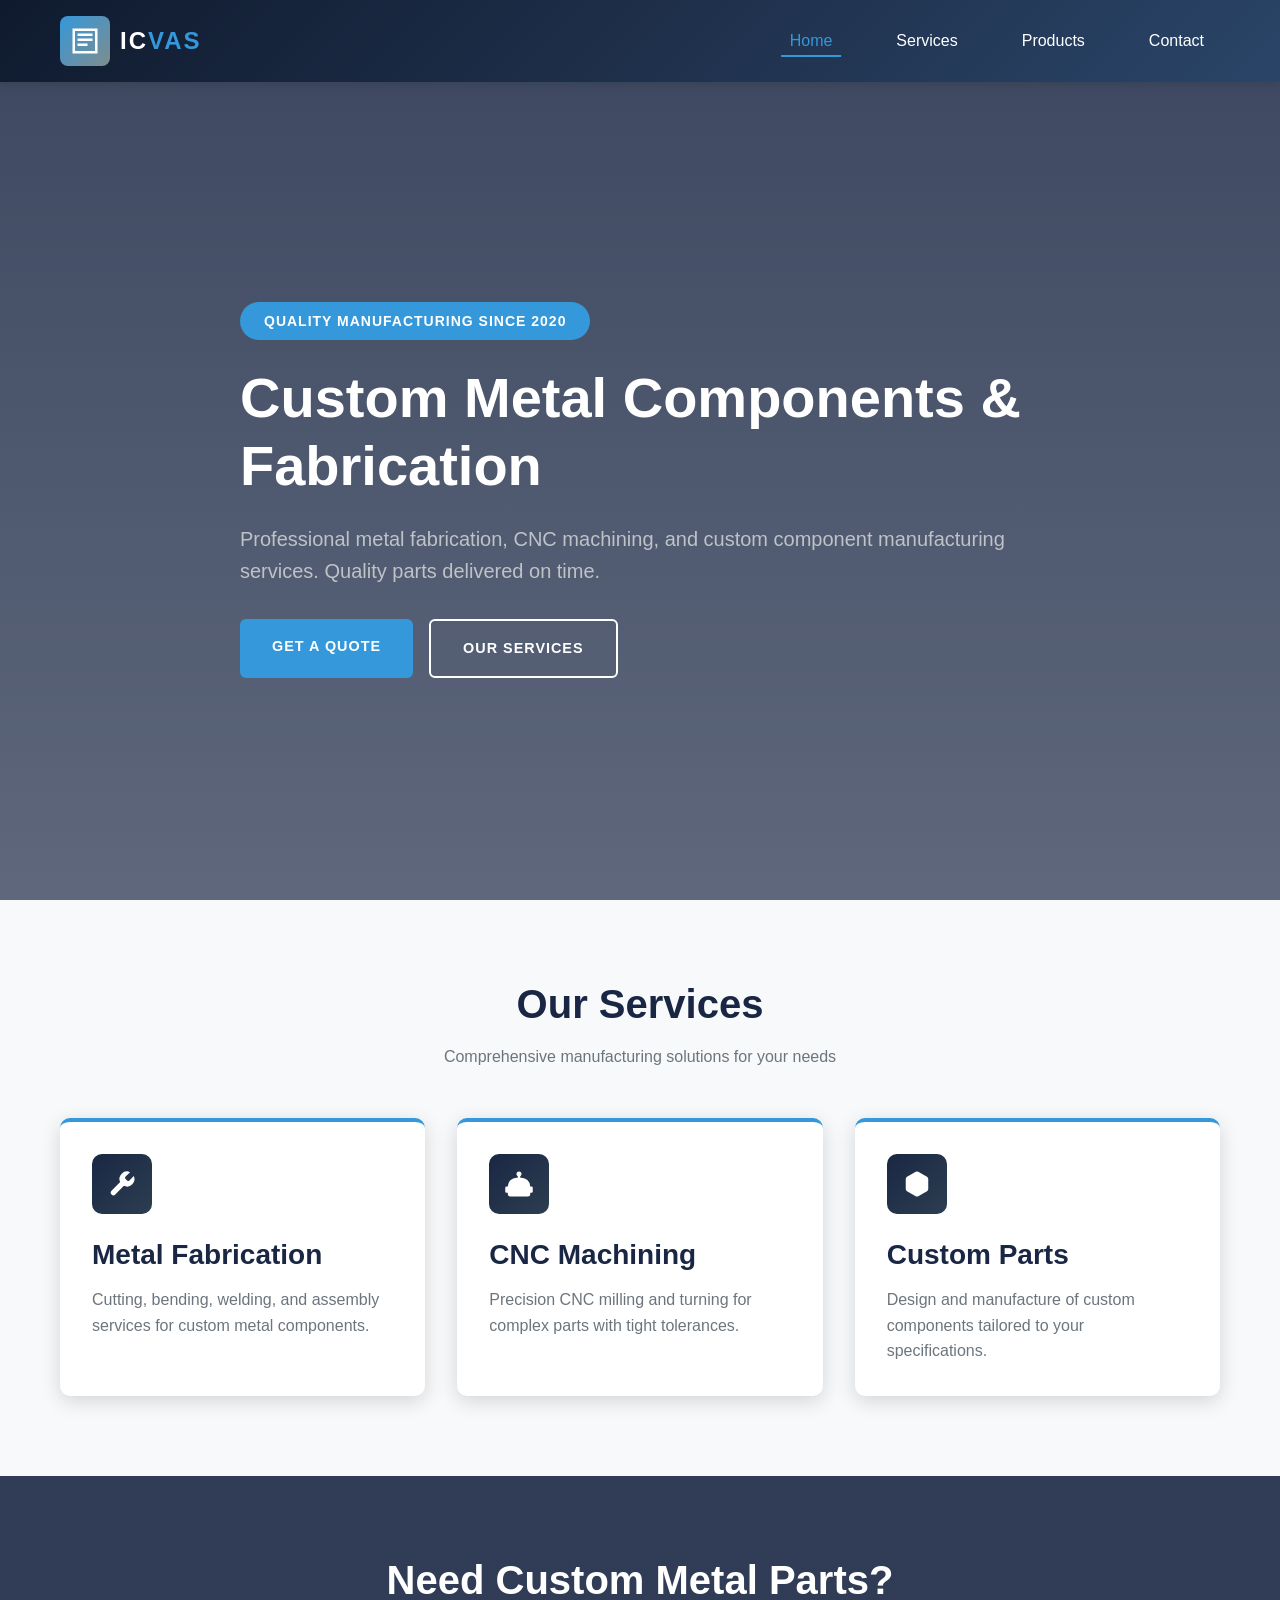
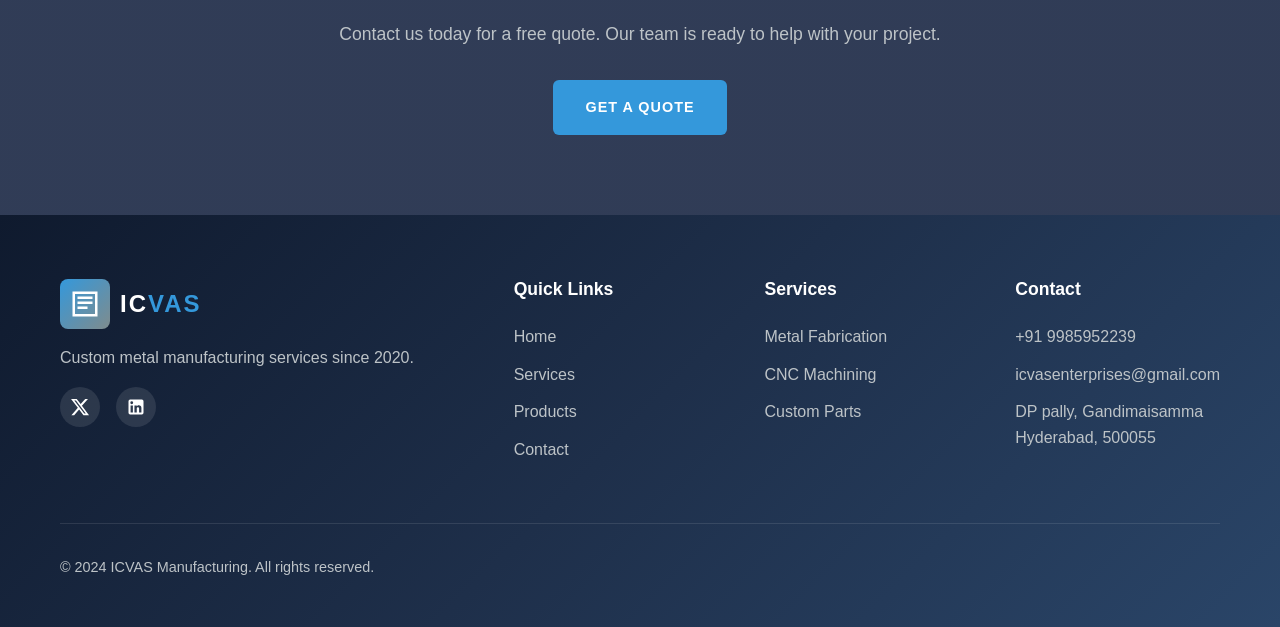
<file: index.html>
<!DOCTYPE html>
<html lang="en">
<head>
    <meta charset="UTF-8">
    <meta name="viewport" content="width=device-width, initial-scale=1.0">
    <meta name="description" content="ICVAS Manufacturing - Custom metal components, CNC machining, and metal fabrication services.">
    <title>ICVAS Manufacturing | Custom Metal Components</title>
    <link rel="stylesheet" href="css/styles.css">
    <link rel="icon" type="image/svg+xml" href="data:image/svg+xml,%3Csvg xmlns='http://www.w3.org/2000/svg' viewBox='0 0 100 100'%3E%3Crect fill='%232c3e50' rx='10' width='100' height='100'/%3E%3Cpath fill='%23fff' d='M30 70V30h10v30h30V30h10v40H30z'/%3E%3C/svg%3E">
</head>
<body>
    <!-- Header -->
    <header>
        <div class="container">
            <nav class="navbar">
                <a href="index.html" class="logo">
                    <div class="logo-icon">
                        <svg viewBox="0 0 24 24" xmlns="http://www.w3.org/2000/svg">
                            <path d="M2 2h20v20H2V2zm2 2v16h16V4H4zm2 2h12v2H6V6zm0 4h12v2H6v-2zm0 4h8v2H6v-2z"/>
                        </svg>
                    </div>
                    <span class="logo-text">IC<span>VAS</span></span>
                </a>
                <ul class="nav-menu">
                    
                    <li><a href="index.html" class="nav-link active">Home</a></li>
                    <li><a href="services.html" class="nav-link">Services</a></li>
                    <li><a href="products.html" class="nav-link">Products</a></li>
                    <li><a href="contact.html" class="nav-link">Contact</a></li>
                </ul>
                <div class="hamburger">
                    <span></span>
                    <span></span>
                    <span></span>
                </div>
            </nav>
        </div>
    </header>

    <!-- Hero Section -->
    <section class="hero">
        <div class="container">
            <div class="hero-content">
                <span class="hero-badge">Quality Manufacturing Since 2020</span>
                <h1>Custom Metal Components & Fabrication</h1>
                <p>Professional metal fabrication, CNC machining, and custom component manufacturing services. Quality parts delivered on time.</p>
                <div class="hero-buttons">
                    <a href="contact.html" class="btn btn-primary">Get a Quote</a>
                    <a href="services.html" class="btn btn-secondary">Our Services</a>
                </div>
            </div>
        </div>
    </section>

    <!-- Services Preview -->
    <section class="features">
        <div class="container">
            <div class="section-header">
                <h2>Our Services</h2>
                <p>Comprehensive manufacturing solutions for your needs</p>
            </div>
            <div class="features-grid">
                <div class="feature-card">
                    <div class="feature-icon">
                        <svg viewBox="0 0 24 24" xmlns="http://www.w3.org/2000/svg">
                            <path d="M14.7 6.3a1 1 0 0 0 0 1.4l1.6 1.6a1 1 0 0 0 1.4 0l3.77-3.77a6 6 0 0 1-7.94 7.94l-6.91 6.91a2.12 2.12 0 0 1-3-3l6.91-6.91a6 6 0 0 1 7.94-7.94l-3.76 3.76z"/>
                        </svg>
                    </div>
                    <h3>Metal Fabrication</h3>
                    <p>Cutting, bending, welding, and assembly services for custom metal components.</p>
                </div>
                <div class="feature-card">
                    <div class="feature-icon">
                        <svg viewBox="0 0 24 24" xmlns="http://www.w3.org/2000/svg">
                            <path d="M12 2a2 2 0 0 1 2 2c0 .74-.4 1.39-1 1.73V7h1a7 7 0 0 1 7 7h1a1 1 0 0 1 1 1v3a1 1 0 0 1-1 1h-1v1a2 2 0 0 1-2 2H5a2 2 0 0 1-2-2v-1H2a1 1 0 0 1-1-1v-3a1 1 0 0 1 1-1h1a7 7 0 0 1 7-7h1V5.73c-.6-.34-1-.99-1-1.73a2 2 0 0 1 2-2z"/>
                        </svg>
                    </div>
                    <h3>CNC Machining</h3>
                    <p>Precision CNC milling and turning for complex parts with tight tolerances.</p>
                </div>
                <div class="feature-card">
                    <div class="feature-icon">
                        <svg viewBox="0 0 24 24" xmlns="http://www.w3.org/2000/svg">
                            <path d="M21 16V8a2 2 0 0 0-1-1.73l-7-4a2 2 0 0 0-2 0l-7 4A2 2 0 0 0 3 8v8a2 2 0 0 0 1 1.73l7 4a2 2 0 0 0 2 0l7-4A2 2 0 0 0 21 16z"/>
                        </svg>
                    </div>
                    <h3>Custom Parts</h3>
                    <p>Design and manufacture of custom components tailored to your specifications.</p>
                </div>
            </div>
        </div>
    </section>

    <!-- CTA Section -->
    <section class="cta">
        <div class="container">
            <div class="cta-content">
                <h2>Need Custom Metal Parts?</h2>
                <p>Contact us today for a free quote. Our team is ready to help with your project.</p>
                <div class="cta-buttons">
                    <a href="contact.html" class="btn btn-primary">Get a Quote</a>
                </div>
            </div>
        </div>
    </section>

    <!-- Footer -->
    <footer>
        <div class="container">
            <div class="footer-grid">
                <div class="footer-brand">
                    <a href="index.html" class="logo">
                        <div class="logo-icon">
                            <svg viewBox="0 0 24 24" xmlns="http://www.w3.org/2000/svg">
                                <path d="M2 2h20v20H2V2zm2 2v16h16V4H4zm2 2h12v2H6V6zm0 4h12v2H6v-2zm0 4h8v2H6v-2z"/>
                            </svg>
                        </div>
                        <span class="logo-text">IC<span>VAS</span></span>
                    </a>
                    <p>Custom metal manufacturing services since 2020.</p>
                    <div class="footer-social">
                        <a href="#" class="social-link">
                            <svg viewBox="0 0 24 24" xmlns="http://www.w3.org/2000/svg">
                                <path d="M18.244 2.25h3.308l-7.227 8.26 8.502 11.24H16.17l-5.214-6.817L4.99 21.75H1.68l7.73-8.835L1.254 2.25H8.08l4.713 6.231zm-1.161 17.52h1.833L7.084 4.126H5.117z"/>
                            </svg>
                        </a>
                        <a href="#" class="social-link">
                            <svg viewBox="0 0 24 24" xmlns="http://www.w3.org/2000/svg">
                                <path d="M19 3a2 2 0 0 1 2 2v14a2 2 0 0 1-2 2H5a2 2 0 0 1-2-2V5a2 2 0 0 1 2-2h14m-.5 15.5v-5.3a3.26 3.26 0 0 0-3.26-3.26c-.85 0-1.84.52-2.32 1.3v-1.11h-2.79v8.37h2.79v-4.93c0-.77.62-1.4 1.39-1.4a1.4 1.4 0 0 1 1.4 1.4v4.93h2.79M6.88 8.56a1.68 1.68 0 0 0 1.68-1.68c0-.93-.75-1.69-1.68-1.69a1.69 1.69 0 0 0-1.69 1.69c0 .93.76 1.68 1.69 1.68m1.39 9.94v-8.37H5.5v8.37h2.77z"/>
                            </svg>
                        </a>
                    </div>
                </div>
                <div class="footer-column">
                    <h4>Quick Links</h4>
                    <ul class="footer-links">
                        <li><a href="index.html">Home</a></li>
                        <li><a href="services.html">Services</a></li>
                        <li><a href="products.html">Products</a></li>
                        <li><a href="contact.html">Contact</a></li>
                    </ul>
                </div>
                <div class="footer-column">
                    <h4>Services</h4>
                    <ul class="footer-links">
                        <li><a href="services.html">Metal Fabrication</a></li>
                        <li><a href="services.html">CNC Machining</a></li>
                        <li><a href="services.html">Custom Parts</a></li>
                    </ul>
                </div>
                <div class="footer-column">
                    <h4>Contact</h4>
                    <ul class="footer-links">
                        <li><a href="tel:+15551234567">+91 9985952239</a></li>
                        <li><a href="mailto:info@icvas.com">icvasenterprises@gmail.com</a></li>
                        <li><p style="color: var(--metallic-dark); margin-top: 0.5rem;">DP pally, Gandimaisamma<br>Hyderabad, 500055</p></li>
                    </ul>
                </div>
            </div>
            <div class="footer-bottom">
                <p>&copy; 2024 ICVAS Manufacturing. All rights reserved.</p>
            </div>
        </div>
    </footer>

    <script src="js/script.js"></script>
</body>
</html>
</file>
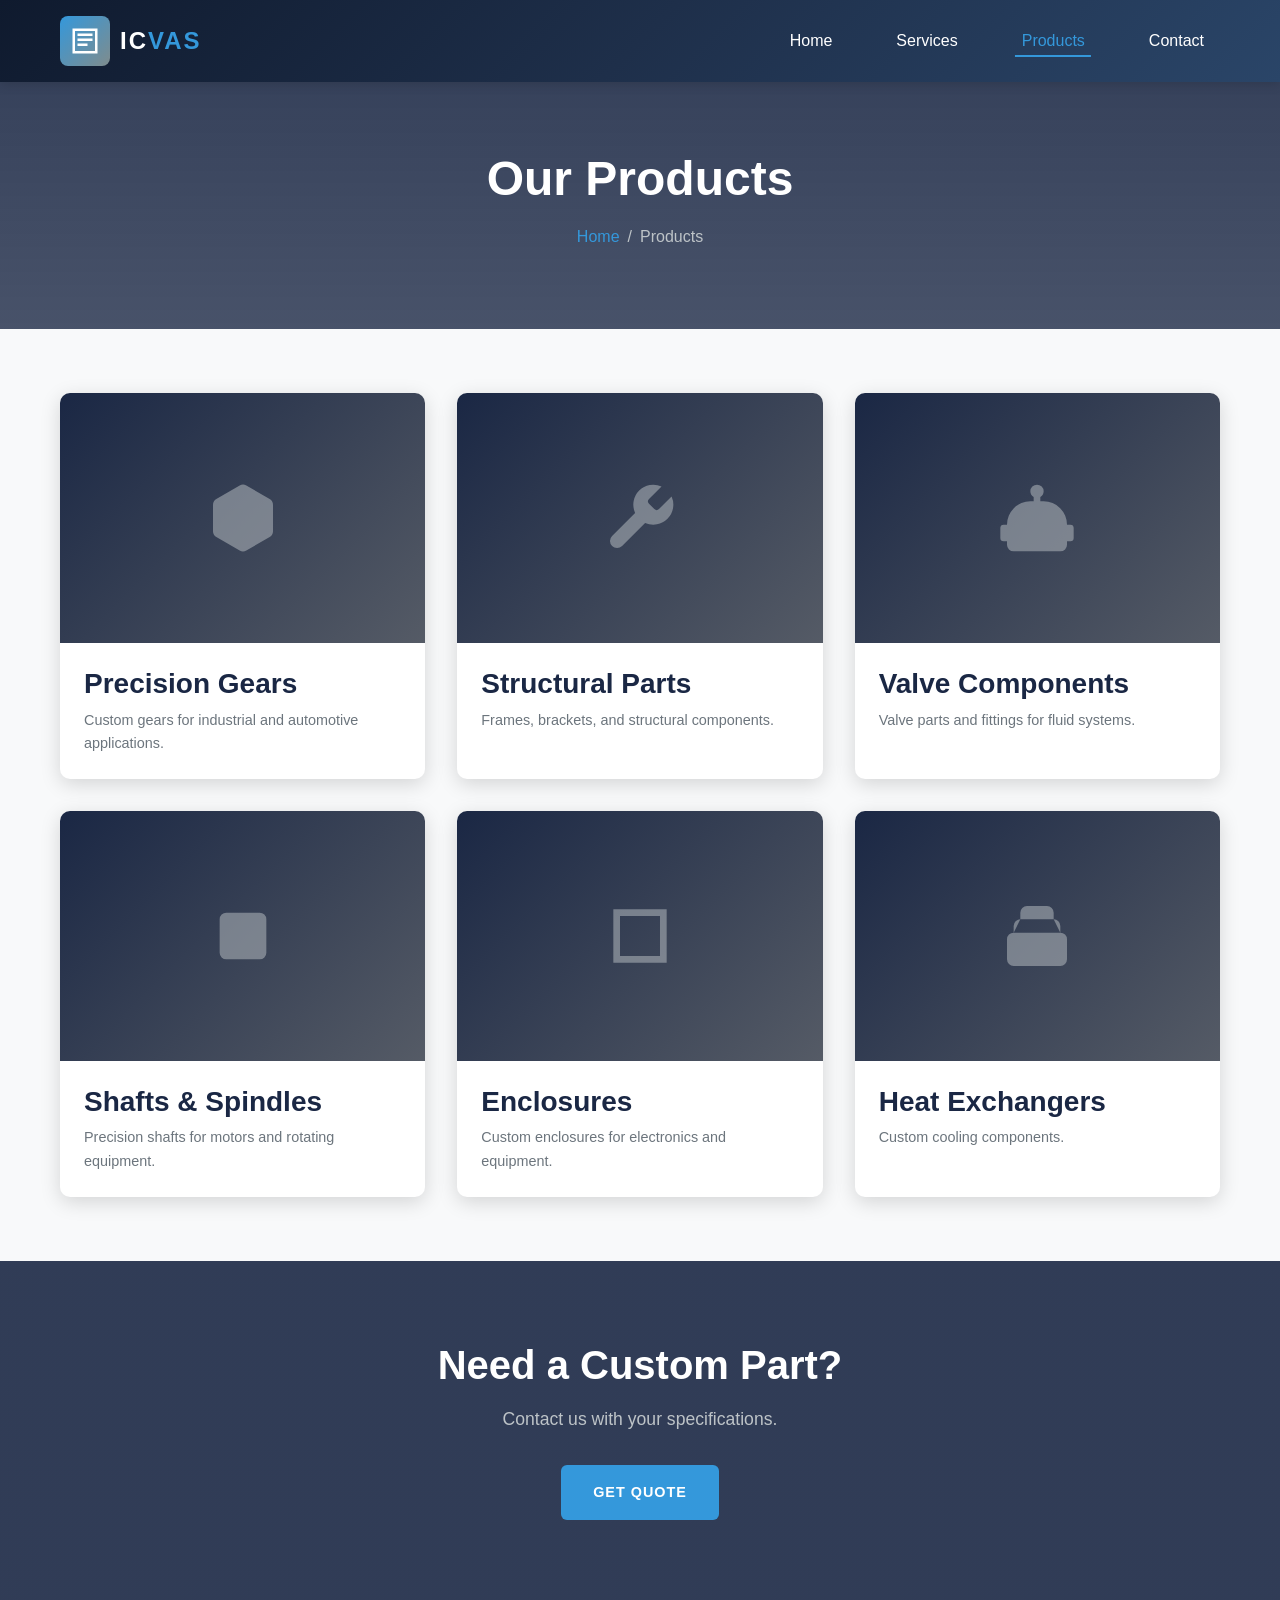
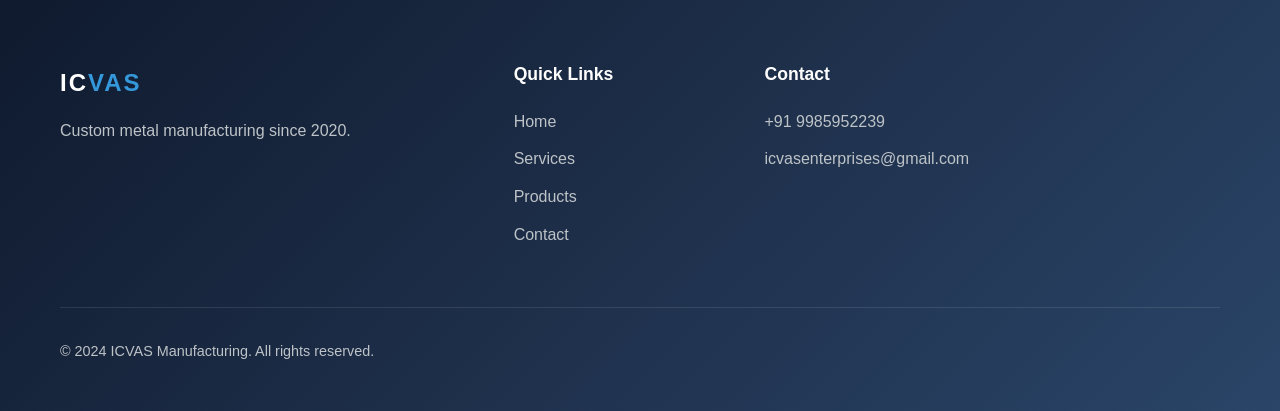
<file: products.html>
<!DOCTYPE html>
<html lang="en">
<head>
    <meta charset="UTF-8">
    <meta name="viewport" content="width=device-width, initial-scale=1.0">
    <meta name="description" content="ICVAS Manufacturing products - Custom metal components and precision parts.">
    <title>Products | ICVAS Manufacturing</title>
    <link rel="stylesheet" href="css/styles.css">
    <link rel="icon" type="image/svg+xml" href="data:image/svg+xml,%3Csvg xmlns='http://www.w3.org/2000/svg' viewBox='0 0 100 100'%3E%3Crect fill='%232c3e50' rx='10' width='100' height='100'/%3E%3Cpath fill='%23fff' d='M30 70V30h10v30h30V30h10v40H30z'/%3E%3C/svg%3E">
</head>
<body>
    <header>
        <div class="container">
            <nav class="navbar">
                <a href="index.html" class="logo">
                    <div class="logo-icon">
                        <svg viewBox="0 0 24 24"><path d="M2 2h20v20H2V2zm2 2v16h16V4H4zm2 2h12v2H6V6zm0 4h12v2H6v-2zm0 4h8v2H6v-2z"/></svg>
                    </div>
                    <span class="logo-text">IC<span>VAS</span></span>
                </a>
                <ul class="nav-menu">
                    <li><a href="index.html" class="nav-link">Home</a></li>
                    <li><a href="services.html" class="nav-link">Services</a></li>
                    <li><a href="products.html" class="nav-link active">Products</a></li>
                    <li><a href="contact.html" class="nav-link">Contact</a></li>
                </ul>
                <div class="hamburger"><span></span><span></span><span></span></div>
            </nav>
        </div>
    </header>

    <section class="page-header">
        <div class="container">
            <h1>Our Products</h1>
            <div class="breadcrumb">
                <a href="index.html">Home</a> <span>/</span> <span>Products</span>
            </div>
        </div>
    </section>

    <section class="features" style="padding: 4rem 0;">
        <div class="container">
            <div class="features-grid">
                <div class="product-card">
                    <div class="product-image">
                        <svg viewBox="0 0 24 24"><path d="M21 16V8a2 2 0 0 0-1-1.73l-7-4a2 2 0 0 0-2 0l-7 4A2 2 0 0 0 3 8v8a2 2 0 0 0 1 1.73l7 4a2 2 0 0 0 2 0l7-4A2 2 0 0 0 21 16z"/></svg>
                    </div>
                    <div class="product-content">
                        <h3>Precision Gears</h3>
                        <p>Custom gears for industrial and automotive applications.</p>
                    </div>
                </div>
                <div class="product-card">
                    <div class="product-image">
                        <svg viewBox="0 0 24 24"><path d="M14.7 6.3a1 1 0 0 0 0 1.4l1.6 1.6a1 1 0 0 0 1.4 0l3.77-3.77a6 6 0 0 1-7.94 7.94l-6.91 6.91a2.12 2.12 0 0 1-3-3l6.91-6.91a6 6 0 0 1 7.94-7.94l-3.76 3.76z"/></svg>
                    </div>
                    <div class="product-content">
                        <h3>Structural Parts</h3>
                        <p>Frames, brackets, and structural components.</p>
                    </div>
                </div>
                <div class="product-card">
                    <div class="product-image">
                        <svg viewBox="0 0 24 24"><path d="M12 2a2 2 0 0 1 2 2c0 .74-.4 1.39-1 1.73V7h1a7 7 0 0 1 7 7h1a1 1 0 0 1 1 1v3a1 1 0 0 1-1 1h-1v1a2 2 0 0 1-2 2H5a2 2 0 0 1-2-2v-1H2a1 1 0 0 1-1-1v-3a1 1 0 0 1 1-1h1a7 7 0 0 1 7-7h1V5.73c-.6-.34-1-.99-1-1.73a2 2 0 0 1 2-2z"/></svg>
                    </div>
                    <div class="product-content">
                        <h3>Valve Components</h3>
                        <p>Valve parts and fittings for fluid systems.</p>
                    </div>
                </div>
                <div class="product-card">
                    <div class="product-image">
                        <svg viewBox="0 0 24 24"><path d="M9 3v2m6-2v2M9 19v2m6-2v2M5 9H3m2 6H3m18-6h-2m2 6h-2M7 19h10a2 2 0 002-2V7a2 2 0 00-2-2H7a2 2 0 00-2 2v10a2 2 0 002 2z"/></svg>
                    </div>
                    <div class="product-content">
                        <h3>Shafts & Spindles</h3>
                        <p>Precision shafts for motors and rotating equipment.</p>
                    </div>
                </div>
                <div class="product-card">
                    <div class="product-image">
                        <svg viewBox="0 0 24 24"><path d="M4 4h16v16H4V4zm2 2v12h12V6H6z"/></svg>
                    </div>
                    <div class="product-content">
                        <h3>Enclosures</h3>
                        <p>Custom enclosures for electronics and equipment.</p>
                    </div>
                </div>
                <div class="product-card">
                    <div class="product-image">
                        <svg viewBox="0 0 24 24"><path d="M19 11H5m14 0a2 2 0 012 2v6a2 2 0 01-2 2H5a2 2 0 01-2-2v-6a2 2 0 012-2m14 0V9a2 2 0 00-2-2M5 11V9a2 2 0 012-2m0 0V5a2 2 0 012-2h6a2 2 0 012 2v2M7 7h10"/></svg>
                    </div>
                    <div class="product-content">
                        <h3>Heat Exchangers</h3>
                        <p>Custom cooling components.</p>
                    </div>
                </div>
            </div>
        </div>
    </section>

    <section class="cta">
        <div class="container">
            <div class="cta-content">
                <h2>Need a Custom Part?</h2>
                <p>Contact us with your specifications.</p>
                <a href="contact.html" class="btn btn-primary">Get Quote</a>
            </div>
        </div>
    </section>

    <footer>
        <div class="container">
            <div class="footer-grid">
                <div class="footer-brand">
                    <a href="index.html" class="logo">
                        <span class="logo-text">IC<span>VAS</span></span>
                    </a>
                    <p>Custom metal manufacturing since 2020.</p>
                </div>
                <div class="footer-column">
                    <h4>Quick Links</h4>
                    <ul class="footer-links">
                        <li><a href="index.html">Home</a></li>
                        <li><a href="services.html">Services</a></li>
                        <li><a href="products.html">Products</a></li>
                        <li><a href="contact.html">Contact</a></li>
                    </ul>
                </div>
                <div class="footer-column">
                    <h4>Contact</h4>
                    <ul class="footer-links">
                        <li><a href="tel:+15551234567">+91 9985952239</a></li>
                        <li><a href="mailto:info@icvas.com">icvasenterprises@gmail.com</a></li>
                    </ul>
                </div>
            </div>
            <div class="footer-bottom">
                <p>&copy; 2024 ICVAS Manufacturing. All rights reserved.</p>
            </div>
        </div>
    </footer>
    <script src="js/script.js"></script>
</body>
</html>
</file>
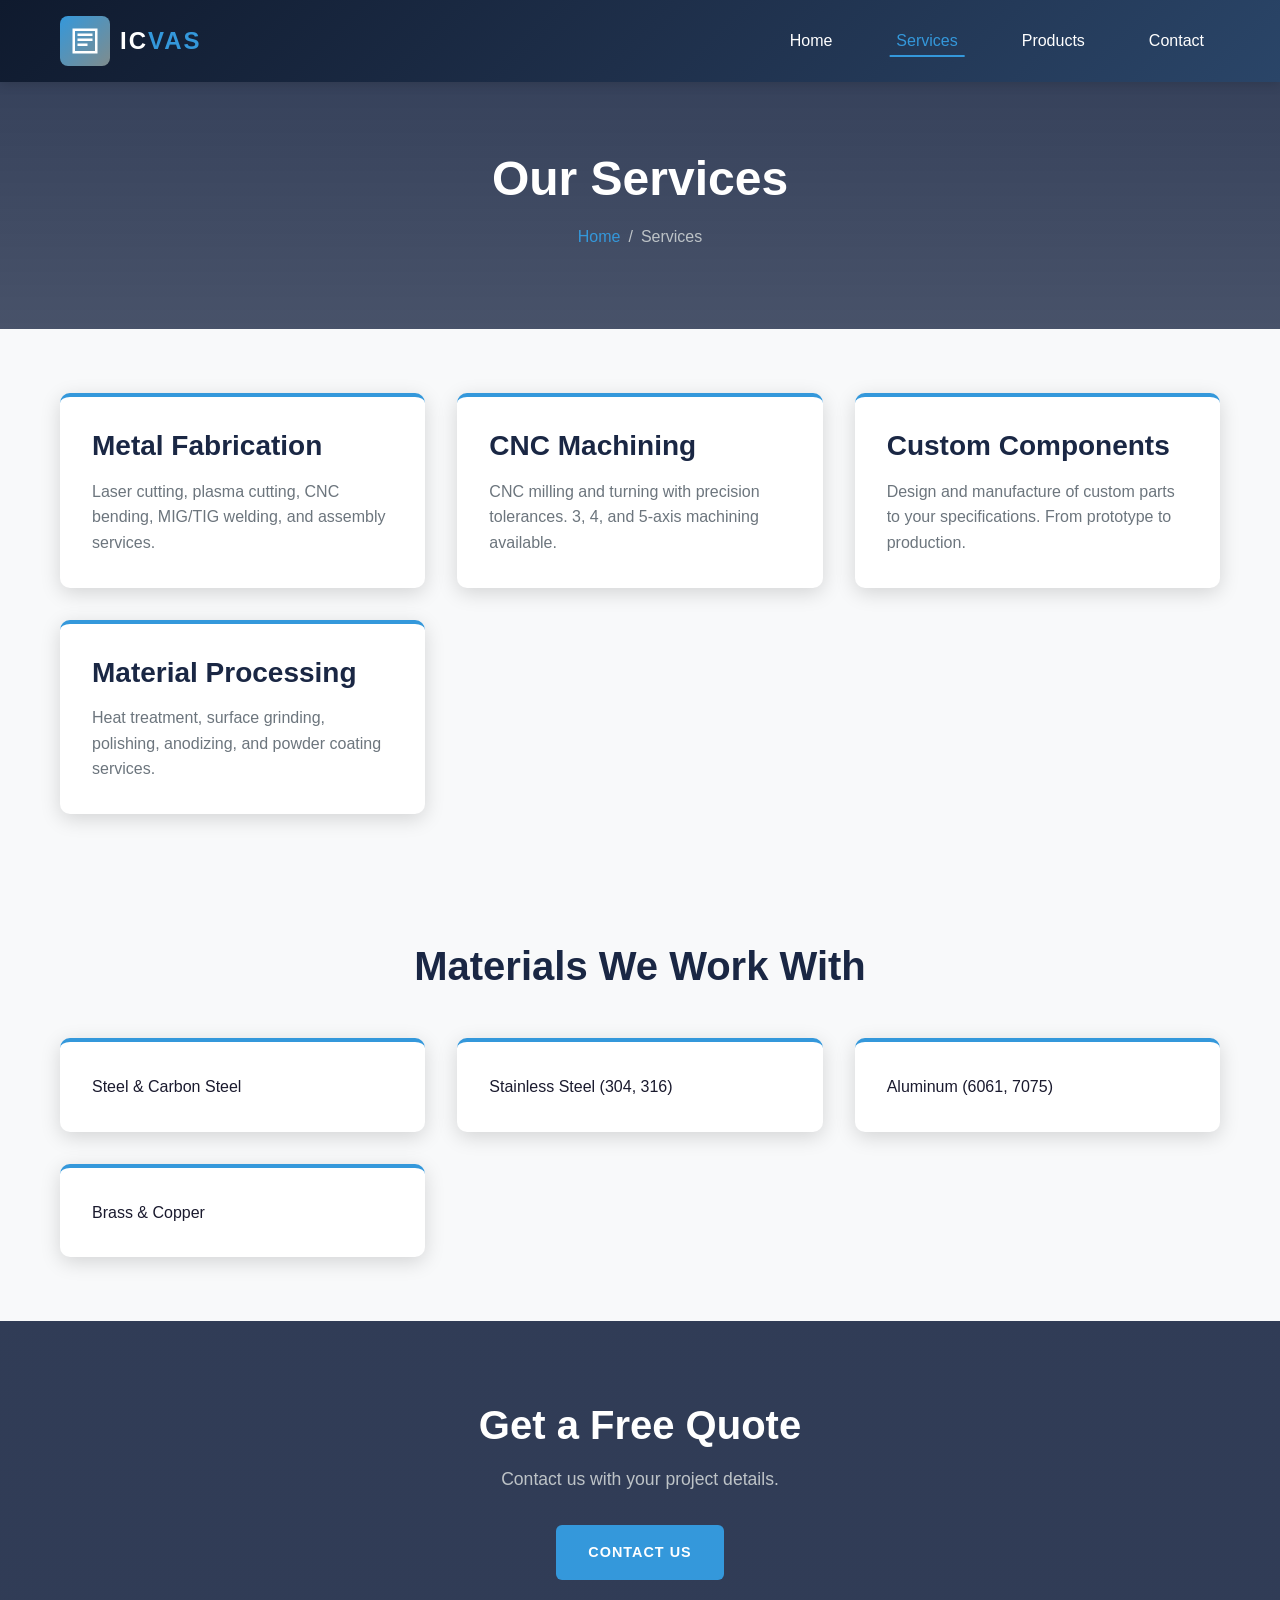
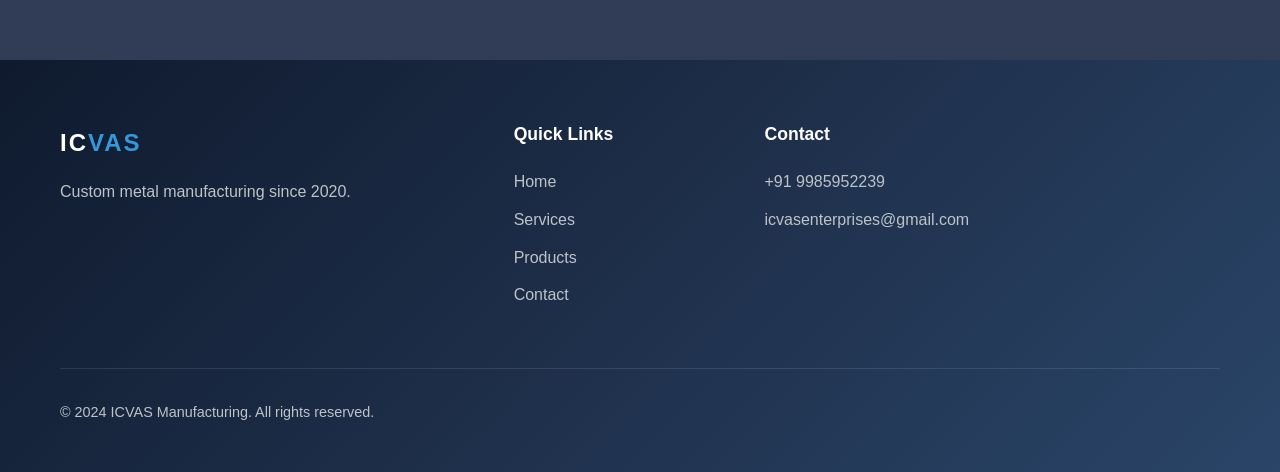
<file: services.html>
<!DOCTYPE html>
<html lang="en">
<head>
    <meta charset="UTF-8">
    <meta name="viewport" content="width=device-width, initial-scale=1.0">
    <meta name="description" content="ICVAS Manufacturing services - Metal fabrication, CNC machining, custom components.">
    <title>Services | ICVAS Manufacturing</title>
    <link rel="stylesheet" href="css/styles.css">
    <link rel="icon" type="image/svg+xml" href="data:image/svg+xml,%3Csvg xmlns='http://www.w3.org/2000/svg' viewBox='0 0 100 100'%3E%3Crect fill='%232c3e50' rx='10' width='100' height='100'/%3E%3Cpath fill='%23fff' d='M30 70V30h10v30h30V30h10v40H30z'/%3E%3C/svg%3E">
</head>
<body>
    <header>
        <div class="container">
            <nav class="navbar">
                <a href="index.html" class="logo">
                    <div class="logo-icon">
                        <svg viewBox="0 0 24 24"><path d="M2 2h20v20H2V2zm2 2v16h16V4H4zm2 2h12v2H6V6zm0 4h12v2H6v-2zm0 4h8v2H6v-2z"/></svg>
                    </div>
                    <span class="logo-text">IC<span>VAS</span></span>
                </a>
                <ul class="nav-menu">
                    <li><a href="index.html" class="nav-link">Home</a></li>
                    <li><a href="services.html" class="nav-link active">Services</a></li>
                    <li><a href="products.html" class="nav-link">Products</a></li>
                    <li><a href="contact.html" class="nav-link">Contact</a></li>
                </ul>
                <div class="hamburger"><span></span><span></span><span></span></div>
            </nav>
        </div>
    </header>

    <section class="page-header">
        <div class="container">
            <h1>Our Services</h1>
            <div class="breadcrumb">
                <a href="index.html">Home</a> <span>/</span> <span>Services</span>
            </div>
        </div>
    </section>

    <section class="features" style="padding: 4rem 0;">
        <div class="container">
            <div class="features-grid">
                <div class="feature-card">
                    <h3>Metal Fabrication</h3>
                    <p>Laser cutting, plasma cutting, CNC bending, MIG/TIG welding, and assembly services.</p>
                </div>
                <div class="feature-card">
                    <h3>CNC Machining</h3>
                    <p>CNC milling and turning with precision tolerances. 3, 4, and 5-axis machining available.</p>
                </div>
                <div class="feature-card">
                    <h3>Custom Components</h3>
                    <p>Design and manufacture of custom parts to your specifications. From prototype to production.</p>
                </div>
                <div class="feature-card">
                    <h3>Material Processing</h3>
                    <p>Heat treatment, surface grinding, polishing, anodizing, and powder coating services.</p>
                </div>
            </div>
        </div>
    </section>

    <section style="padding: 4rem 0; background: var(--light-gray);">
        <div class="container">
            <div class="section-header">
                <h2>Materials We Work With</h2>
            </div>
            <div class="features-grid">
                <div class="feature-card">Steel & Carbon Steel</div>
                <div class="feature-card">Stainless Steel (304, 316)</div>
                <div class="feature-card">Aluminum (6061, 7075)</div>
                <div class="feature-card">Brass & Copper</div>
            </div>
        </div>
    </section>

    <section class="cta">
        <div class="container">
            <div class="cta-content">
                <h2>Get a Free Quote</h2>
                <p>Contact us with your project details.</p>
                <a href="contact.html" class="btn btn-primary">Contact Us</a>
            </div>
        </div>
    </section>

    <footer>
        <div class="container">
            <div class="footer-grid">
                <div class="footer-brand">
                    <a href="index.html" class="logo">
                        <span class="logo-text">IC<span>VAS</span></span>
                    </a>
                    <p>Custom metal manufacturing since 2020.</p>
                </div>
                <div class="footer-column">
                    <h4>Quick Links</h4>
                    <ul class="footer-links">
                        <li><a href="index.html">Home</a></li>
                        <li><a href="services.html">Services</a></li>
                        <li><a href="products.html">Products</a></li>
                        <li><a href="contact.html">Contact</a></li>
                    </ul>
                </div>
                <div class="footer-column">
                    <h4>Contact</h4>
                    <ul class="footer-links">
                        <li><a href="tel:+15551234567">+91 9985952239</a></li>
                        <li><a href="mailto:info@icvas.com">icvasenterprises@gmail.com</a></li>
                    </ul>
                </div>
            </div>
            <div class="footer-bottom">
                <p>&copy; 2024 ICVAS Manufacturing. All rights reserved.</p>
            </div>
        </div>
    </footer>
    <script src="js/script.js"></script>
</body>
</html>
</file>
<file: css/styles.css>
/* ================================================
   ICVAS Manufacturing - Professional Industrial Website
   ================================================ */

/* CSS Variables */
:root {
    --primary-dark: #1a2744;
    --primary-blue: #2c3e50;
    --accent-blue: #3498db;
    --accent-steel: #7f8c8d;
    --metallic-light: #ecf0f1;
    --metallic-dark: #bdc3c7;
    --dark-gray: #2c3e50;
    --medium-gray: #555b66;
    --light-gray: #f8f9fa;
    --white: #ffffff;
    --text-dark: #1a1a2e;
    --text-light: #6c757d;
    --shadow: rgba(0, 0, 0, 0.15);
    --transition: all 0.3s ease;
}

/* Reset & Base Styles */
* {
    margin: 0;
    padding: 0;
    box-sizing: border-box;
}

html {
    scroll-behavior: smooth;
}

body {
    font-family: 'Segoe UI', Tahoma, Geneva, Verdana, sans-serif;
    line-height: 1.6;
    color: var(--text-dark);
    background-color: var(--white);
    overflow-x: hidden;
}

a {
    text-decoration: none;
    color: inherit;
}

ul {
    list-style: none;
}

img {
    max-width: 100%;
    height: auto;
    display: block;
}

/* Typography */
h1, h2, h3, h4, h5, h6 {
    font-weight: 700;
    line-height: 1.2;
    color: var(--primary-dark);
}

h1 { font-size: 3rem; }
h2 { font-size: 2.5rem; }
h3 { font-size: 1.75rem; }
h4 { font-size: 1.5rem; }

p {
    margin-bottom: 1rem;
}

/* Container */
.container {
    max-width: 1200px;
    margin: 0 auto;
    padding: 0 20px;
}

/* ================================================
   HEADER & NAVIGATION
   ================================================ */
header {
    position: fixed;
    top: 0;
    left: 0;
    right: 0;
    background: linear-gradient(135deg, #0f1a2e 0%, #1e2f4a 50%, #2a4568 100%);
    z-index: 1000;
    box-shadow: 0 2px 10px var(--shadow);
    backdrop-filter: blur(10px);
    transition: var(--transition);
}

header.scrolled {
    background: linear-gradient(135deg, rgba(15, 26, 46, 0.98), rgba(30, 47, 74, 0.98), rgba(42, 69, 104, 0.98));
    box-shadow: 0 4px 20px rgba(0,0,0,0.25);
}

.navbar {
    display: flex;
    justify-content: space-between;
    align-items: center;
    padding: 1rem 0;
}

.logo {
    display: flex;
    align-items: center;
    gap: 10px;
}

.logo-icon {
    width: 50px;
    height: 50px;
    background: linear-gradient(135deg, var(--accent-blue), var(--accent-steel));
    border-radius: 8px;
    display: flex;
    align-items: center;
    justify-content: center;
}

.logo-icon svg {
    width: 30px;
    height: 30px;
    fill: var(--white);
}

.logo-text {
    font-size: 1.5rem;
    font-weight: 700;
    color: var(--white);
    text-transform: uppercase;
    letter-spacing: 2px;
}

.logo-text span {
    color: var(--accent-blue);
}

.nav-menu {
    display: flex;
    gap: 2rem;
}

.nav-link {
    color: var(--white);
    font-weight: 500;
    padding: 0.5rem 1rem;
    border-radius: 4px;
    transition: var(--transition);
    position: relative;
}

.nav-link::after {
    content: '';
    position: absolute;
    bottom: 0;
    left: 50%;
    width: 0;
    height: 2px;
    background: var(--accent-blue);
    transition: var(--transition);
    transform: translateX(-50%);
}

.nav-link:hover,
.nav-link.active {
    color: var(--accent-blue);
}

.nav-link:hover::after,
.nav-link.active::after {
    width: 80%;
}

.hamburger {
    display: none;
    cursor: pointer;
    flex-direction: column;
    gap: 5px;
}

.hamburger span {
    width: 25px;
    height: 3px;
    background: var(--white);
    transition: var(--transition);
}

/* ================================================
   HERO SECTION
   ================================================ */
.hero {
    min-height: 100vh;
    background: linear-gradient(rgba(26, 39, 68, 0.85), rgba(26, 39, 68, 0.7)),
                url('https://images.unsplash.com/photo-1504917595217-d4dc5ebe6122?w=1920') center/cover;
    display: flex;
    align-items: center;
    padding-top: 80px;
}

.hero-content {
    max-width: 800px;
}

.hero-badge {
    display: inline-block;
    background: var(--accent-blue);
    color: var(--white);
    padding: 0.5rem 1.5rem;
    border-radius: 30px;
    font-size: 0.875rem;
    font-weight: 600;
    text-transform: uppercase;
    letter-spacing: 1px;
    margin-bottom: 1.5rem;
    animation: fadeInDown 0.8s ease;
}

.hero h1 {
    color: var(--white);
    font-size: 3.5rem;
    margin-bottom: 1.5rem;
    animation: fadeInUp 0.8s ease 0.2s both;
}

.hero p {
    color: var(--metallic-dark);
    font-size: 1.25rem;
    margin-bottom: 2rem;
    animation: fadeInUp 0.8s ease 0.4s both;
}

.hero-buttons {
    display: flex;
    gap: 1rem;
    animation: fadeInUp 0.8s ease 0.6s both;
}

/* Buttons */
.btn {
    display: inline-block;
    padding: 1rem 2rem;
    border-radius: 6px;
    font-weight: 600;
    text-transform: uppercase;
    letter-spacing: 1px;
    transition: var(--transition);
    cursor: pointer;
    border: none;
    font-size: 0.9rem;
}

.btn-primary {
    background: var(--accent-blue);
    color: var(--white);
}

.btn-primary:hover {
    background: #2980b9;
    transform: translateY(-2px);
    box-shadow: 0 5px 20px rgba(52, 152, 219, 0.4);
}

.btn-secondary {
    background: transparent;
    color: var(--white);
    border: 2px solid var(--white);
}

.btn-secondary:hover {
    background: var(--white);
    color: var(--primary-dark);
    transform: translateY(-2px);
}

.btn-dark {
    background: var(--primary-dark);
    color: var(--white);
}

.btn-dark:hover {
    background: var(--primary-blue);
    transform: translateY(-2px);
}

/* ================================================
   FEATURES SECTION
   ================================================ */
.features {
    padding: 5rem 0;
    background: var(--light-gray);
}

.section-header {
    text-align: center;
    margin-bottom: 3rem;
}

.section-header h2 {
    margin-bottom: 1rem;
}

.section-header p {
    color: var(--text-light);
    max-width: 600px;
    margin: 0 auto;
}

.features-grid {
    display: grid;
    grid-template-columns: repeat(auto-fit, minmax(300px, 1fr));
    gap: 2rem;
}

.feature-card {
    background: var(--white);
    padding: 2rem;
    border-radius: 10px;
    box-shadow: 0 5px 20px var(--shadow);
    transition: var(--transition);
    border-top: 4px solid var(--accent-blue);
}

.feature-card:hover {
    transform: translateY(-10px);
    box-shadow: 0 10px 30px var(--shadow);
}

.feature-icon {
    width: 60px;
    height: 60px;
    background: linear-gradient(135deg, var(--primary-dark), var(--primary-blue));
    border-radius: 10px;
    display: flex;
    align-items: center;
    justify-content: center;
    margin-bottom: 1.5rem;
}

.feature-icon svg {
    width: 30px;
    height: 30px;
    fill: var(--white);
}

.feature-card h3 {
    margin-bottom: 1rem;
}

.feature-card p {
    color: var(--text-light);
    margin-bottom: 0;
}

/* ================================================
   ABOUT SECTION
   ================================================ */
.about {
    padding: 5rem 0;
}

.about-grid {
    display: grid;
    grid-template-columns: 1fr 1fr;
    gap: 4rem;
    align-items: center;
}

.about-image {
    position: relative;
}

.about-image img {
    border-radius: 10px;
    box-shadow: 0 10px 40px var(--shadow);
}

.about-image::before {
    content: '';
    position: absolute;
    top: -20px;
    left: -20px;
    right: 20px;
    bottom: 20px;
    background: var(--primary-dark);
    border-radius: 10px;
    z-index: -1;
}

.about-content h2 {
    margin-bottom: 1.5rem;
}

.about-stats {
    display: grid;
    grid-template-columns: repeat(3, 1fr);
    gap: 2rem;
    margin-top: 2rem;
    padding-top: 2rem;
    border-top: 1px solid var(--metallic-dark);
}

.stat-item h3 {
    font-size: 2.5rem;
    color: var(--accent-blue);
    margin-bottom: 0.25rem;
}

.stat-item p {
    color: var(--text-light);
    margin-bottom: 0;
    font-size: 0.9rem;
}

/* ================================================
   SERVICES SECTION
   ================================================ */
.services {
    padding: 5rem 0;
    background: var(--primary-dark);
}

.services .section-header h2,
.services .section-header p {
    color: var(--white);
}

.services .section-header p {
    color: var(--metallic-dark);
}

.services-grid {
    display: grid;
    grid-template-columns: repeat(auto-fit, minmax(280px, 1fr));
    gap: 2rem;
}

.service-card {
    background: rgba(255, 255, 255, 0.05);
    padding: 2.5rem;
    border-radius: 10px;
    border: 1px solid rgba(255, 255, 255, 0.1);
    transition: var(--transition);
}

.service-card:hover {
    background: rgba(255, 255, 255, 0.1);
    transform: translateY(-5px);
}

.service-icon {
    width: 70px;
    height: 70px;
    background: var(--accent-blue);
    border-radius: 50%;
    display: flex;
    align-items: center;
    justify-content: center;
    margin-bottom: 1.5rem;
}

.service-icon svg {
    width: 35px;
    height: 35px;
    fill: var(--white);
}

.service-card h3 {
    color: var(--white);
    margin-bottom: 1rem;
}

.service-card p {
    color: var(--metallic-dark);
    margin-bottom: 1.5rem;
}

.service-link {
    color: var(--accent-blue);
    font-weight: 600;
    display: inline-flex;
    align-items: center;
    gap: 0.5rem;
    transition: var(--transition);
}

.service-link:hover {
    gap: 1rem;
}

/* ================================================
   PRODUCTS SECTION
   ================================================ */
.products {
    padding: 5rem 0;
    background: var(--light-gray);
}

.products-grid {
    display: grid;
    grid-template-columns: repeat(auto-fit, minmax(300px, 1fr));
    gap: 2rem;
}

.product-card {
    background: var(--white);
    border-radius: 10px;
    overflow: hidden;
    box-shadow: 0 5px 20px var(--shadow);
    transition: var(--transition);
}

.product-card:hover {
    transform: translateY(-10px);
    box-shadow: 0 15px 40px var(--shadow);
}

.product-image {
    position: relative;
    height: 250px;
    background: linear-gradient(135deg, var(--primary-dark), var(--medium-gray));
    display: flex;
    align-items: center;
    justify-content: center;
    overflow: hidden;
}

.product-image svg {
    width: 80px;
    height: 80px;
    fill: var(--metallic-dark);
    opacity: 0.5;
}

.product-overlay {
    position: absolute;
    inset: 0;
    background: rgba(26, 39, 68, 0.8);
    display: flex;
    align-items: center;
    justify-content: center;
    opacity: 0;
    transition: var(--transition);
}

.product-card:hover .product-overlay {
    opacity: 1;
}

.product-content {
    padding: 1.5rem;
}

.product-content h3 {
    margin-bottom: 0.5rem;
}

.product-content p {
    color: var(--text-light);
    margin-bottom: 0;
    font-size: 0.9rem;
}

.product-tag {
    position: absolute;
    top: 15px;
    right: 15px;
    background: var(--accent-blue);
    color: var(--white);
    padding: 0.25rem 0.75rem;
    border-radius: 20px;
    font-size: 0.75rem;
    font-weight: 600;
    text-transform: uppercase;
}

/* ================================================
   CTA SECTION
   ================================================ */
.cta {
    padding: 5rem 0;
    background: linear-gradient(rgba(26, 39, 68, 0.9), rgba(26, 39, 68, 0.9)),
                url('https://images.unsplash.com/photo-1581091226825-a6a2a5aee158?w=1920') center/cover;
}

.cta-content {
    text-align: center;
    max-width: 700px;
    margin: 0 auto;
}

.cta h2 {
    color: var(--white);
    margin-bottom: 1rem;
}

.cta p {
    color: var(--metallic-dark);
    font-size: 1.1rem;
    margin-bottom: 2rem;
}

.cta-buttons {
    display: flex;
    justify-content: center;
    gap: 1rem;
}

/* ================================================
   CONTACT SECTION
   ================================================ */
.contact {
    padding: 5rem 0;
}

.contact-grid {
    display: grid;
    grid-template-columns: 1fr 1.5fr;
    gap: 4rem;
}

.contact-info h2 {
    margin-bottom: 1.5rem;
}

.contact-info > p {
    color: var(--text-light);
    margin-bottom: 2rem;
}

.contact-details {
    display: flex;
    flex-direction: column;
    gap: 1.5rem;
}

.contact-item {
    display: flex;
    align-items: flex-start;
    gap: 1rem;
}

.contact-icon {
    width: 50px;
    height: 50px;
    background: var(--primary-dark);
    border-radius: 10px;
    display: flex;
    align-items: center;
    justify-content: center;
    flex-shrink: 0;
}

.contact-icon svg {
    width: 24px;
    height: 24px;
    fill: var(--white);
}

.contact-item h4 {
    font-size: 1rem;
    margin-bottom: 0.25rem;
}

.contact-item p {
    color: var(--text-light);
    margin-bottom: 0;
    font-size: 0.9rem;
}

.contact-form {
    background: var(--light-gray);
    padding: 2.5rem;
    border-radius: 10px;
}

.form-group {
    margin-bottom: 1.5rem;
}

.form-group label {
    display: block;
    font-weight: 600;
    margin-bottom: 0.5rem;
    color: var(--primary-dark);
}

.form-group input,
.form-group textarea {
    width: 100%;
    padding: 0.875rem 1rem;
    border: 2px solid transparent;
    border-radius: 6px;
    font-size: 1rem;
    font-family: inherit;
    transition: var(--transition);
    background: var(--white);
}

.form-group input:focus,
.form-group textarea:focus {
    outline: none;
    border-color: var(--accent-blue);
}

.form-group textarea {
    min-height: 150px;
    resize: vertical;
}

.contact-form .btn {
    width: 100%;
}

/* Map Placeholder */
.map-section {
    padding-bottom: 5rem;
}

.map-container {
    height: 400px;
    background: var(--metallic-light);
    border-radius: 10px;
    display: flex;
    align-items: center;
    justify-content: center;
    position: relative;
    overflow: hidden;
}

.map-placeholder {
    text-align: center;
    color: var(--text-light);
}

.map-placeholder svg {
    width: 60px;
    height: 60px;
    fill: var(--metallic-dark);
    margin-bottom: 1rem;
}

/* ================================================
   FOOTER
   ================================================ */
footer {
    background: linear-gradient(135deg, #0f1a2e 0%, #1e2f4a 50%, #2a4568 100%);
    padding: 4rem 0 2rem;
    color: var(--white);
}

.footer-grid {
    display: grid;
    grid-template-columns: 2fr 1fr 1fr 1fr;
    gap: 3rem;
    margin-bottom: 3rem;
}

.footer-brand p {
    color: var(--metallic-dark);
    margin: 1rem 0;
}

.footer-social {
    display: flex;
    gap: 1rem;
}

.social-link {
    width: 40px;
    height: 40px;
    background: rgba(255, 255, 255, 0.1);
    border-radius: 50%;
    display: flex;
    align-items: center;
    justify-content: center;
    transition: var(--transition);
}

.social-link:hover {
    background: var(--accent-blue);
}

.social-link svg {
    width: 20px;
    height: 20px;
    fill: var(--white);
}

.footer-column h4 {
    color: var(--white);
    font-size: 1.1rem;
    margin-bottom: 1.5rem;
}

.footer-links li {
    margin-bottom: 0.75rem;
}

.footer-links a {
    color: var(--metallic-dark);
    transition: var(--transition);
}

.footer-links a:hover {
    color: var(--accent-blue);
}

.footer-bottom {
    padding-top: 2rem;
    border-top: 1px solid rgba(255, 255, 255, 0.1);
    display: flex;
    justify-content: space-between;
    align-items: center;
    color: var(--metallic-dark);
    font-size: 0.9rem;
}

.footer-bottom-links {
    display: flex;
    gap: 2rem;
}

.footer-bottom-links a {
    color: var(--metallic-dark);
    transition: var(--transition);
}

.footer-bottom-links a:hover {
    color: var(--accent-blue);
}

/* ================================================
   PAGE HEADER (Inner Pages)
   ================================================ */
.page-header {
    background: linear-gradient(rgba(26, 39, 68, 0.9), rgba(26, 39, 68, 0.8)),
                url('https://images.unsplash.com/photo-1504917595217-d4dc5ebe6122?w=1920') center/cover;
    padding: 150px 0 80px;
    text-align: center;
}

.page-header h1 {
    color: var(--white);
    margin-bottom: 1rem;
}

.breadcrumb {
    display: flex;
    justify-content: center;
    gap: 0.5rem;
    color: var(--metallic-dark);
}

.breadcrumb a {
    color: var(--accent-blue);
    transition: var(--transition);
}

.breadcrumb a:hover {
    text-decoration: underline;
}

.breadcrumb span {
    color: var(--metallic-dark);
}

/* ================================================
   ABOUT PAGE SPECIFIC
   ================================================ */
.about-section {
    padding: 5rem 0;
}

.about-section-grid {
    display: grid;
    grid-template-columns: 1fr 1fr;
    gap: 4rem;
    align-items: center;
}

.about-section-grid:nth-child(even) .about-section-image {
    order: 2;
}

.about-section-image {
    position: relative;
}

.about-section-image img {
    border-radius: 10px;
    width: 100%;
    height: 350px;
    object-fit: cover;
}

.about-section-content h3 {
    margin-bottom: 1rem;
    color: var(--accent-blue);
}

.values-grid {
    display: grid;
    grid-template-columns: repeat(3, 1fr);
    gap: 2rem;
    margin-top: 3rem;
}

.value-card {
    text-align: center;
    padding: 2rem;
    background: var(--light-gray);
    border-radius: 10px;
}

.value-icon {
    width: 60px;
    height: 60px;
    background: var(--primary-dark);
    border-radius: 50%;
    display: flex;
    align-items: center;
    justify-content: center;
    margin: 0 auto 1rem;
}

.value-icon svg {
    width: 30px;
    height: 30px;
    fill: var(--white);
}

.value-card h4 {
    margin-bottom: 0.5rem;
}

.value-card p {
    color: var(--text-light);
    margin-bottom: 0;
    font-size: 0.9rem;
}

/* Team Section */
.team-section {
    padding: 5rem 0;
    background: var(--light-gray);
}

.team-grid {
    display: grid;
    grid-template-columns: repeat(auto-fit, minmax(250px, 1fr));
    gap: 2rem;
}

.team-member {
    background: var(--white);
    border-radius: 10px;
    overflow: hidden;
    box-shadow: 0 5px 20px var(--shadow);
    text-align: center;
}

.team-image {
    height: 250px;
    background: linear-gradient(135deg, var(--primary-dark), var(--medium-gray));
    display: flex;
    align-items: center;
    justify-content: center;
}

.team-image svg {
    width: 80px;
    height: 80px;
    fill: var(--metallic-dark);
    opacity: 0.5;
}

.team-info {
    padding: 1.5rem;
}

.team-info h4 {
    margin-bottom: 0.25rem;
}

.team-info p {
    color: var(--accent-blue);
    font-size: 0.9rem;
    margin-bottom: 0;
}

/* ================================================
   SERVICES PAGE SPECIFIC
   ================================================ */
.services-detail {
    padding: 5rem 0;
}

.service-detail-card {
    display: grid;
    grid-template-columns: 1fr 1fr;
    gap: 4rem;
    align-items: center;
    margin-bottom: 5rem;
}

.service-detail-card:nth-child(even) .service-detail-image {
    order: 2;
}

.service-detail-image {
    position: relative;
}

.service-detail-image img {
    width: 100%;
    height: 400px;
    object-fit: cover;
    border-radius: 10px;
}

.service-detail-image::before {
    content: '';
    position: absolute;
    top: 20px;
    left: 20px;
    right: -20px;
    bottom: -20px;
    background: var(--primary-dark);
    border-radius: 10px;
    z-index: -1;
}

.service-detail-content h3 {
    color: var(--accent-blue);
    margin-bottom: 0.5rem;
}

.service-detail-content h2 {
    margin-bottom: 1.5rem;
}

.service-detail-content ul {
    margin: 1.5rem 0;
}

.service-detail-content li {
    padding: 0.5rem 0;
    padding-left: 1.5rem;
    position: relative;
}

.service-detail-content li::before {
    content: '✓';
    position: absolute;
    left: 0;
    color: var(--accent-blue);
    font-weight: bold;
}

/* Materials Section */
.materials-section {
    padding: 5rem 0;
    background: var(--light-gray);
}

.materials-grid {
    display: grid;
    grid-template-columns: repeat(auto-fit, minmax(200px, 1fr));
    gap: 1.5rem;
}

.material-item {
    background: var(--white);
    padding: 1.5rem;
    border-radius: 8px;
    text-align: center;
    box-shadow: 0 3px 10px var(--shadow);
    transition: var(--transition);
}

.material-item:hover {
    transform: translateY(-5px);
}

.material-item h4 {
    margin-bottom: 0.5rem;
    font-size: 1rem;
}

.material-item p {
    color: var(--text-light);
    font-size: 0.85rem;
    margin-bottom: 0;
}

/* ================================================
   PRODUCTS PAGE SPECIFIC
   ================================================ */
.products-detail {
    padding: 5rem 0;
}

.products-filter {
    display: flex;
    justify-content: center;
    gap: 1rem;
    margin-bottom: 3rem;
    flex-wrap: wrap;
}

.filter-btn {
    padding: 0.75rem 1.5rem;
    background: transparent;
    border: 2px solid var(--primary-dark);
    border-radius: 30px;
    font-weight: 600;
    cursor: pointer;
    transition: var(--transition);
}

.filter-btn:hover,
.filter-btn.active {
    background: var(--primary-dark);
    color: var(--white);
}

.products-showcase {
    display: grid;
    grid-template-columns: repeat(auto-fit, minmax(320px, 1fr));
    gap: 2rem;
}

.product-showcase-card {
    background: var(--white);
    border-radius: 10px;
    overflow: hidden;
    box-shadow: 0 5px 20px var(--shadow);
    transition: var(--transition);
}

.product-showcase-card:hover {
    transform: translateY(-10px);
    box-shadow: 0 15px 40px var(--shadow);
}

.product-showcase-image {
    height: 280px;
    background: linear-gradient(135deg, var(--primary-dark), var(--medium-gray));
    display: flex;
    align-items: center;
    justify-content: center;
    position: relative;
}

.product-showcase-image svg {
    width: 100px;
    height: 100px;
    fill: var(--metallic-dark);
    opacity: 0.4;
}

.product-category {
    position: absolute;
    top: 15px;
    left: 15px;
    background: var(--accent-blue);
    color: var(--white);
    padding: 0.25rem 0.75rem;
    border-radius: 20px;
    font-size: 0.75rem;
    font-weight: 600;
    text-transform: uppercase;
}

.product-showcase-content {
    padding: 1.5rem;
}

.product-showcase-content h3 {
    margin-bottom: 0.5rem;
}

.product-showcase-content > p {
    color: var(--text-light);
    font-size: 0.9rem;
    margin-bottom: 1rem;
}

.product-specs {
    display: flex;
    flex-wrap: wrap;
    gap: 0.5rem;
    padding-top: 1rem;
    border-top: 1px solid var(--metallic-light);
}

.spec-tag {
    background: var(--light-gray);
    padding: 0.25rem 0.75rem;
    border-radius: 4px;
    font-size: 0.8rem;
    color: var(--text-light);
}

/* ================================================
   ANIMATIONS
   ================================================ */
@keyframes fadeInUp {
    from {
        opacity: 0;
        transform: translateY(30px);
    }
    to {
        opacity: 1;
        transform: translateY(0);
    }
}

@keyframes fadeInDown {
    from {
        opacity: 0;
        transform: translateY(-30px);
    }
    to {
        opacity: 1;
        transform: translateY(0);
    }
}

@keyframes fadeIn {
    from { opacity: 0; }
    to { opacity: 1; }
}

.fade-in {
    animation: fadeIn 0.8s ease;
}

/* ================================================
   RESPONSIVE DESIGN
   ================================================ */
@media (max-width: 1024px) {
    h1 { font-size: 2.5rem; }
    h2 { font-size: 2rem; }
    
    .about-grid,
    .contact-grid,
    .service-detail-card {
        grid-template-columns: 1fr;
        gap: 2rem;
    }
    
    .about-section-grid:nth-child(even) .about-section-image,
    .service-detail-card:nth-child(even) .service-detail-image {
        order: 0;
    }
    
    .footer-grid {
        grid-template-columns: repeat(2, 1fr);
    }
}

@media (max-width: 768px) {
    .hamburger {
        display: flex;
    }
    
    .nav-menu {
        position: fixed;
        top: 70px;
        left: -100%;
        width: 100%;
        background: var(--primary-dark);
        flex-direction: column;
        padding: 2rem;
        gap: 1rem;
        transition: var(--transition);
    }
    
    .nav-menu.active {
        left: 0;
    }
    
    .hero h1 {
        font-size: 2rem;
    }
    
    .hero-buttons {
        flex-direction: column;
    }
    
    .about-stats {
        grid-template-columns: 1fr;
        text-align: center;
    }
    
    .values-grid {
        grid-template-columns: 1fr;
    }
    
    .footer-grid {
        grid-template-columns: 1fr;
    }
    
    .footer-bottom {
        flex-direction: column;
        gap: 1rem;
        text-align: center;
    }
    
    .cta-buttons {
        flex-direction: column;
    }
}

@media (max-width: 480px) {
    h1 { font-size: 1.75rem; }
    h2 { font-size: 1.5rem; }
    
    .container {
        padding: 0 15px;
    }
    
    .features-grid,
    .services-grid,
    .products-grid {
        grid-template-columns: 1fr;
    }
    
    .products-filter {
        flex-direction: column;
    }
    
    .filter-btn {
        width: 100%;
    }
}
</file>
